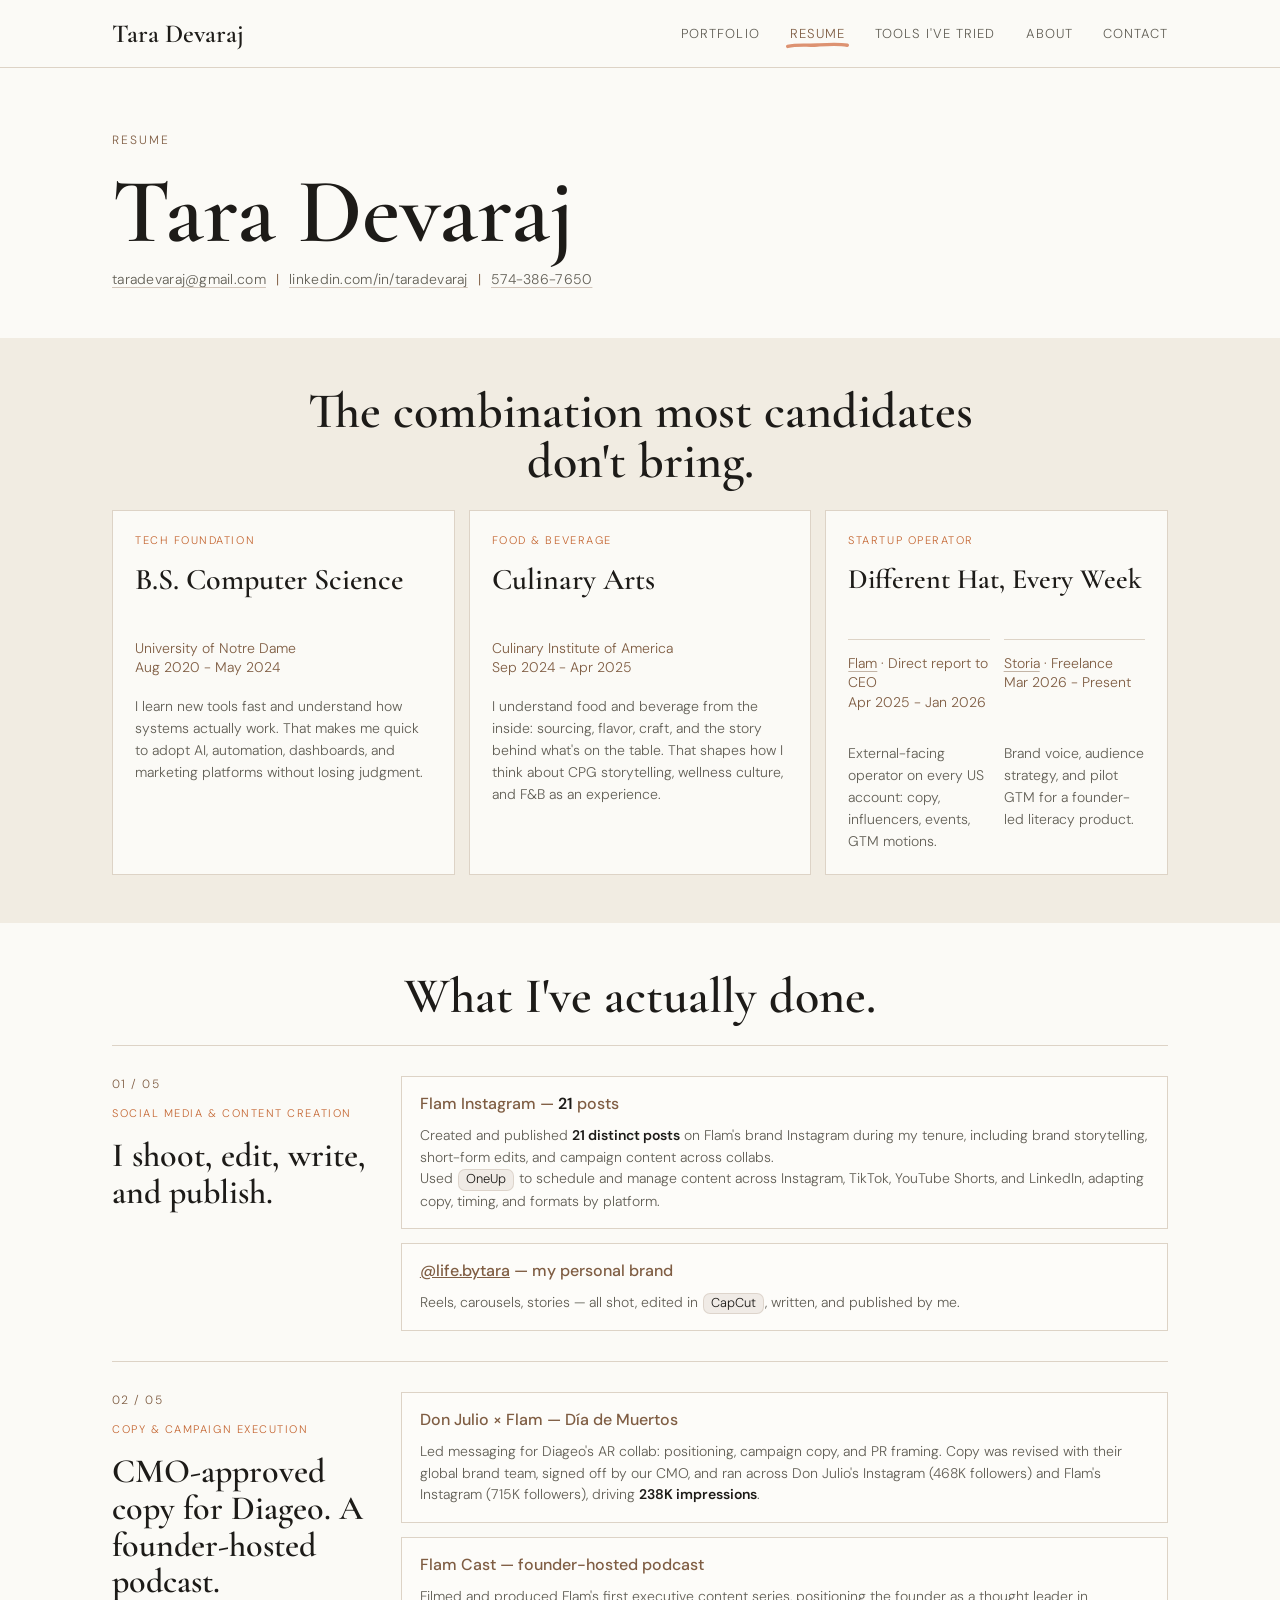
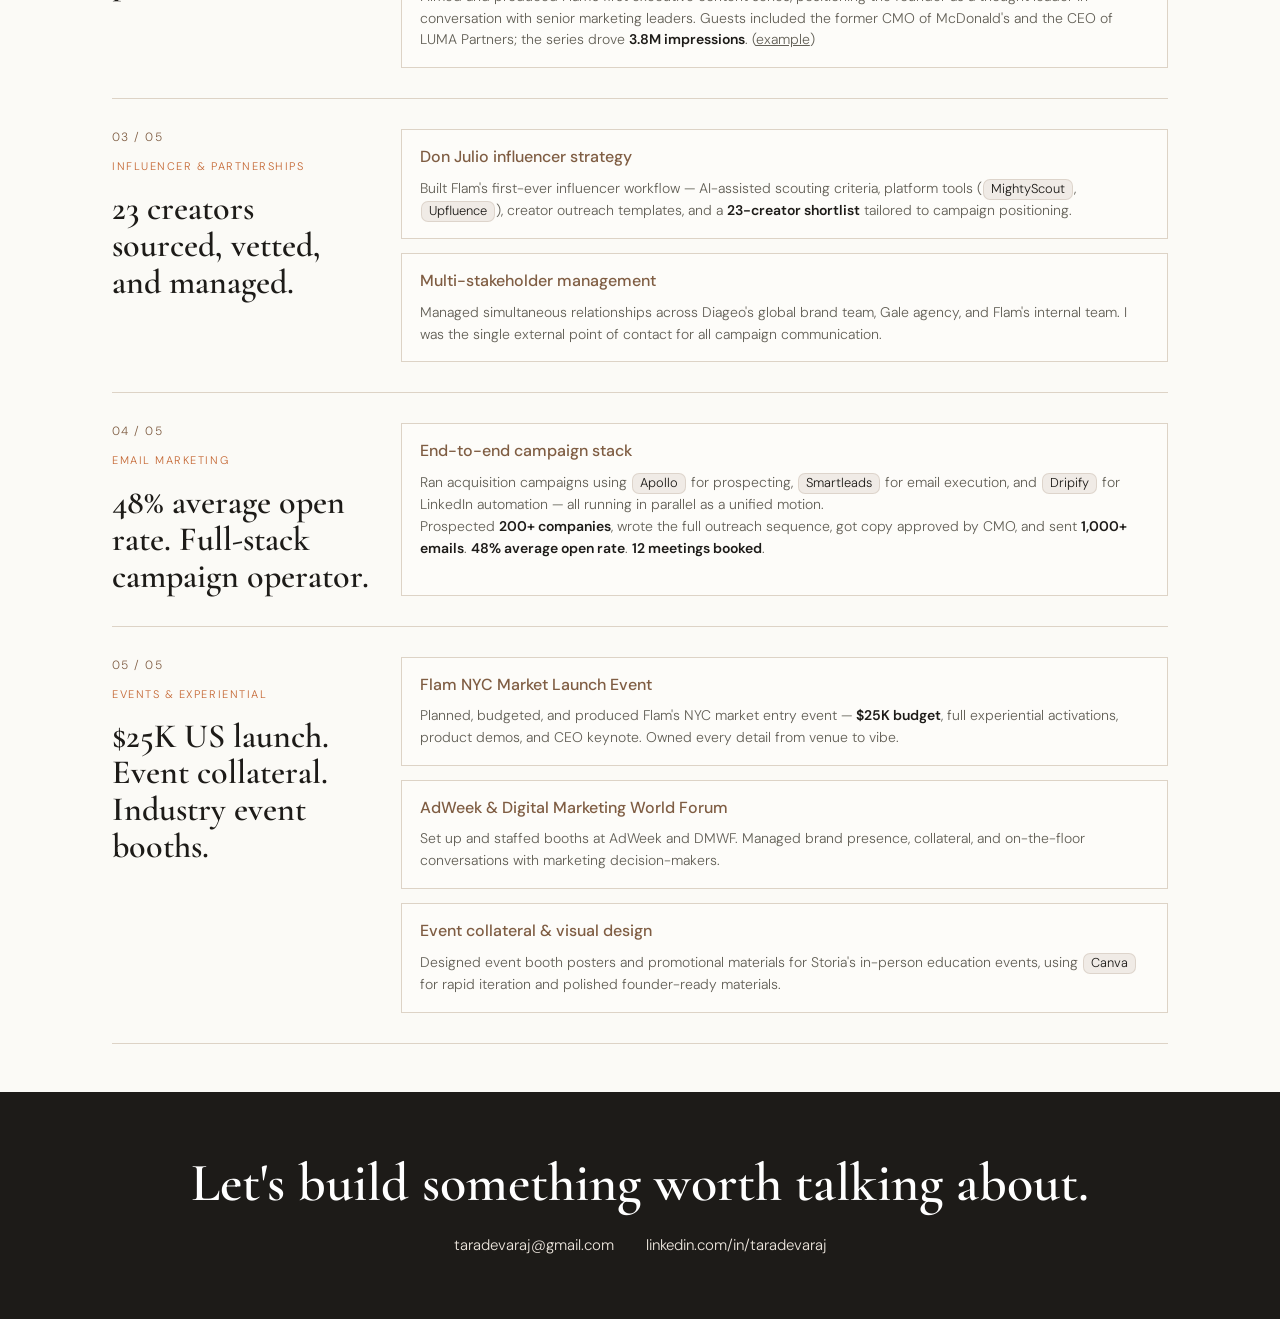
<file: resume/index.html>
<!doctype html>
<html lang="en">
  <head>
    <meta charset="utf-8" />
    <meta name="viewport" content="width=device-width, initial-scale=1" />
    <title>Tara Devaraj | Resume</title>
    <meta
      name="description"
      content="Resume page for Tara Devaraj, focused on brand marketing, campaign execution, content, influencer strategy, events, and GTM experience."
    />
    <link rel="icon" href="../assets/favicon/td-chocolate-leaf-favicon.png" type="image/png" />
    <link rel="preconnect" href="https://fonts.googleapis.com" />
    <link rel="preconnect" href="https://fonts.gstatic.com" crossorigin />
    <link
      href="https://fonts.googleapis.com/css2?family=Cormorant+Garamond:wght@400;600&family=DM+Sans:wght@300;400;500&display=swap"
      rel="stylesheet"
    />
    <style>
      :root {
        --bg: #fbfaf6;
        --bg-alt: #f1ece2;
        --text: #1d1b18;
        --muted: #625f56;
        --accent: #7f5d43;
        --accent-pop: #c46632;
        --border: #ddd3c6;
      }

      * {
        box-sizing: border-box;
      }

      html {
        scroll-behavior: smooth;
      }

      body {
        background: var(--bg);
        color: var(--text);
        font-family: "DM Sans", sans-serif;
        font-weight: 300;
        margin: 0;
      }

      a {
        color: inherit;
      }

      h1,
      h2,
      h3 {
        font-family: "Cormorant Garamond", serif;
        font-weight: 600;
        letter-spacing: 0;
        line-height: 1;
        margin: 0;
      }

      p {
        margin: 0;
      }

      .resume-nav {
        background: rgba(251, 250, 246, 0.92);
        border-bottom: 1px solid var(--border);
        left: 0;
        padding: 18px 0;
        position: sticky;
        top: 0;
        width: 100%;
        z-index: 10;
      }

      .resume-nav-inner {
        align-items: center;
        display: flex;
        justify-content: space-between;
        margin: 0 auto;
        max-width: 1100px;
        padding: 0 22px;
      }

      .resume-brand {
        color: var(--text);
        font-family: "Cormorant Garamond", serif;
        font-size: 26px;
        font-weight: 600;
        text-decoration: none;
      }

      .resume-links {
        align-items: center;
        display: flex;
        gap: 30px;
      }

      .resume-links a {
        color: var(--muted);
        font-size: 13px;
        letter-spacing: 0.08em;
        position: relative;
        text-decoration: none;
        text-transform: uppercase;
        transition: color 0.2s ease;
      }

      .resume-links a:hover,
      .resume-links a.is-active {
        color: var(--accent);
      }

      .resume-links a.is-active::after {
        background-image: url("data:image/svg+xml,%3Csvg width='110' height='14' viewBox='0 0 110 14' fill='none' xmlns='http://www.w3.org/2000/svg'%3E%3Cpath d='M3 9C20 5 37 8 55 7C75 6 91 5 107 8' stroke='%23d26a3d' stroke-width='6' stroke-linecap='round' stroke-opacity='0.72'/%3E%3C/svg%3E");
        background-repeat: no-repeat;
        background-size: 100% 100%;
        bottom: -8px;
        content: "";
        height: 10px;
        left: -7%;
        pointer-events: none;
        position: absolute;
        transform: rotate(-0.6deg);
        width: 114%;
      }

      .resume-wrap {
        margin: 0 auto;
        max-width: 1100px;
        padding: 0 22px;
      }

      .resume-hero {
        padding: 64px 22px 48px;
      }

      .eyebrow {
        color: var(--accent);
        font-size: 12px;
        letter-spacing: 0.16em;
        margin-bottom: 18px;
        text-transform: uppercase;
      }

      .resume-hero h1 {
        font-size: clamp(52px, 8vw, 92px);
        margin-bottom: 12px;
      }

      .resume-subtext {
        align-items: center;
        color: var(--muted);
        display: flex;
        flex-wrap: wrap;
        font-size: 14px;
        gap: 10px;
        letter-spacing: 0.02em;
        line-height: 1.4;
        max-width: 800px;
      }

      .resume-subtext a {
        color: inherit;
        text-decoration-color: rgba(127, 93, 67, 0.34);
        text-decoration-thickness: 1px;
        text-underline-offset: 3px;
      }

      .resume-subtext span {
        color: var(--accent);
      }

      .section {
        padding: 48px 0;
      }

      .section-alt {
        background: var(--bg-alt);
      }

      .section-heading {
        display: grid;
        gap: 16px;
        grid-template-columns: minmax(220px, 0.42fr) minmax(0, 1fr);
        margin-bottom: 24px;
      }

      .section-heading--center {
        display: block;
        margin-left: auto;
        margin-right: auto;
        max-width: 760px;
        text-align: center;
      }

      .section-heading--center h2 {
        margin-bottom: 14px;
      }

      .section-heading h2 {
        font-size: clamp(34px, 4.5vw, 50px);
      }

      .section-heading p {
        color: var(--muted);
        font-size: 18px;
        line-height: 1.65;
      }

      .differentiators {
        display: grid;
        gap: 14px;
        grid-template-columns: repeat(3, minmax(0, 1fr));
      }

      .diff-card {
        background: var(--bg);
        border: 1px solid var(--border);
        display: flex;
        flex-direction: column;
        min-height: 320px;
        padding: 22px;
      }

      .diff-card > span,
      .skill-area .eyebrow {
        color: var(--accent-pop);
        display: block;
        font-size: 11px;
        letter-spacing: 0.14em;
        margin-bottom: 18px;
        text-transform: uppercase;
      }

      .diff-card h3 {
        font-size: 30px;
        min-height: 60px;
        margin-bottom: 14px;
      }

      .diff-school {
        color: var(--accent);
        font-size: 14px;
        line-height: 1.4;
        margin-bottom: 16px;
        min-height: 40px;
      }

      .diff-role {
        color: var(--accent);
        font-size: 14px;
        line-height: 1.4;
        margin-bottom: 16px;
        min-height: 40px;
      }

      .diff-school span,
      .diff-role span {
        display: block;
      }

      .subtle-link {
        color: inherit;
        text-decoration-color: rgba(127, 93, 67, 0.45);
        text-decoration-line: underline;
        text-decoration-thickness: 1px;
        text-underline-offset: 3px;
      }

      .subtle-link:hover {
        text-decoration-color: var(--accent);
      }

      .diff-divider {
        background: var(--border);
        height: 1px;
        margin: 28px auto;
        width: 78%;
      }

      .diff-card p:not(.diff-school):not(.diff-role) {
        color: var(--muted);
        font-size: 14px;
        line-height: 1.58;
      }

      .diff-card--split {
        grid-column: span 1;
      }

      .diff-card--split h3 {
        font-size: 28px;
      }

      .diff-split-grid {
        display: grid;
        gap: 14px;
        grid-template-columns: repeat(2, minmax(0, 1fr));
      }

      .diff-mini {
        border-top: 1px solid var(--border);
        padding-top: 14px;
      }

      .diff-mini .diff-school,
      .diff-mini .diff-role {
        margin-bottom: 12px;
        min-height: 76px;
      }

      .skill-areas {
        border-top: 1px solid var(--border);
      }

      .skill-area {
        border-bottom: 1px solid var(--border);
        display: grid;
        gap: 28px;
        grid-template-columns: minmax(220px, 0.34fr) minmax(0, 1fr);
        padding: 30px 0;
      }

      .skill-area-header {
        position: sticky;
        top: 92px;
        align-self: start;
      }

      .skill-headline {
        color: var(--text);
        font-family: "Cormorant Garamond", serif;
        font-size: clamp(24px, 3vw, 34px);
        font-weight: 600;
        line-height: 1.08;
      }

      .section-count {
        color: var(--accent);
        display: block;
        font-size: 12px;
        letter-spacing: 0.12em;
        margin-bottom: 14px;
        text-transform: uppercase;
      }

      .skill-proof {
        display: grid;
        gap: 14px;
      }

      .proof-item {
        background: rgba(255, 255, 255, 0.34);
        border: 1px solid var(--border);
        padding: 16px 18px;
      }

      .proof-item strong {
        color: var(--accent);
        display: block;
        font-size: 16px;
        font-weight: 500;
        line-height: 1.35;
        margin-bottom: 10px;
      }

      .proof-item p {
        color: var(--muted);
        font-size: 14px;
        line-height: 1.56;
      }

      .tool-chip {
        background: rgba(127, 93, 67, 0.1);
        border: 1px solid rgba(127, 93, 67, 0.16);
        border-radius: 7px;
        color: var(--text);
        display: inline-block;
        font-family: inherit;
        font-size: 0.92em;
        line-height: 1.1;
        margin: 0 1px;
        padding: 2px 7px 3px;
        white-space: nowrap;
      }

      .metric {
        color: var(--text);
        font-weight: 600;
      }

      .resume-footer {
        background: var(--text);
        color: #fff;
        padding: 64px 22px;
        text-align: center;
      }

      .resume-footer h2 {
        font-size: clamp(34px, 5vw, 54px);
        margin-bottom: 24px;
      }

      .resume-footer a {
        color: #efe8df;
        display: inline-block;
        font-size: 15px;
        margin: 0 14px;
        text-decoration: none;
      }

      @media (max-width: 820px) {
        .resume-hero,
        .section-heading,
        .skill-area {
          grid-template-columns: 1fr;
        }

        .resume-hero {
          padding-top: 64px;
        }

        .resume-subtext {
          align-items: flex-start;
          flex-direction: column;
          gap: 6px;
        }

        .resume-subtext span {
          display: none;
        }

        .differentiators {
          grid-template-columns: 1fr;
        }

        .diff-split-grid {
          grid-template-columns: 1fr;
        }

        .diff-card {
          grid-template-rows: none;
          min-height: auto;
        }

        .diff-card h3,
        .diff-school,
        .diff-role,
        .diff-mini .diff-school,
        .diff-mini .diff-role {
          min-height: auto;
        }

        .skill-area-header {
          position: static;
        }

        .resume-nav-inner {
          align-items: flex-start;
          flex-direction: column;
          gap: 14px;
        }

        .resume-links {
          flex-wrap: wrap;
          gap: 14px 22px;
        }
      }
    </style>
  </head>
  <body>
    <nav class="resume-nav" aria-label="Resume navigation">
      <div class="resume-nav-inner">
        <a class="resume-brand" href="../index.html#/">Tara Devaraj</a>
        <div class="resume-links">
          <a href="../index.html#/">Portfolio</a>
          <a class="is-active" href="index.html">Resume</a>
          <a href="../index.html#/tools">Tools I've Tried</a>
          <a href="../index.html#/">About</a>
          <a href="mailto:taradevaraj@gmail.com">Contact</a>
        </div>
      </div>
    </nav>

    <header class="resume-wrap resume-hero">
      <div>
        <p class="eyebrow">Resume</p>
        <h1>Tara Devaraj</h1>
        <p class="resume-subtext">
          <a href="mailto:taradevaraj@gmail.com">taradevaraj@gmail.com</a>
          <span>|</span>
          <a href="https://linkedin.com/in/taradevaraj" target="_blank" rel="noreferrer">linkedin.com/in/taradevaraj</a>
          <span>|</span>
          <a href="tel:+15743867650">574-386-7650</a>
        </p>
      </div>
    </header>

    <main>
      <section id="differentiators" class="section section-alt">
        <div class="resume-wrap">
          <div class="section-heading section-heading--center">
            <h2>The combination most candidates don't bring.</h2>
          </div>
          <div class="differentiators">
            <article class="diff-card">
              <span>Tech Foundation</span>
              <h3>B.S. Computer Science</h3>
              <p class="diff-school"><span>University of Notre Dame</span><span>Aug 2020 - May 2024</span></p>
              <p>I learn new tools fast and understand how systems actually work. That makes me quick to adopt AI, automation, dashboards, and marketing platforms without losing judgment.</p>
            </article>
            <article class="diff-card">
              <span>Food &amp; Beverage</span>
              <h3>Culinary Arts</h3>
              <p class="diff-school"><span>Culinary Institute of America</span><span>Sep 2024 - Apr 2025</span></p>
              <p>I understand food and beverage from the inside: sourcing, flavor, craft, and the story behind what's on the table. That shapes how I think about CPG storytelling, wellness culture, and F&amp;B as an experience.</p>
            </article>
            <article class="diff-card diff-card--split">
              <span>Startup Operator</span>
              <h3>Different Hat, Every Week</h3>
              <div class="diff-split-grid">
                <div class="diff-mini">
                  <p class="diff-school"><span><a class="subtle-link" href="https://flamapp.ai/" target="_blank" rel="noreferrer">Flam</a> · Direct report to CEO</span><span>Apr 2025 - Jan 2026</span></p>
                  <p>External-facing operator on every US account: copy, influencers, events, GTM motions.</p>
                </div>
                <div class="diff-mini">
                  <p class="diff-role"><span><a class="subtle-link" href="https://storia.kids/#top" target="_blank" rel="noreferrer">Storia</a> · Freelance</span><span>Mar 2026 - Present</span></p>
                  <p>Brand voice, audience strategy, and pilot GTM for a founder-led literacy product.</p>
                </div>
              </div>
            </article>
          </div>
        </div>
      </section>

      <section id="experience" class="section">
        <div class="resume-wrap">
          <div class="section-heading section-heading--center">
            <h2>What I've actually done.</h2>
          </div>
          <div class="skill-areas">
            <section class="skill-area">
              <div class="skill-area-header">
                <span class="section-count">01 / 05</span>
                <p class="eyebrow">Social Media &amp; Content Creation</p>
                <p class="skill-headline">I shoot, edit, write, and publish.</p>
              </div>
              <div class="skill-proof">
                <article class="proof-item">
                  <strong>Flam Instagram — <span class="metric">21</span> posts</strong>
                  <p>Created and published <span class="metric">21 distinct posts</span> on Flam's brand Instagram during my tenure, including brand storytelling, short-form edits, and campaign content across collabs.<br>Used <span class="tool-chip">OneUp</span> to schedule and manage content across Instagram, TikTok, YouTube Shorts, and LinkedIn, adapting copy, timing, and formats by platform.</p>
                </article>
                <article class="proof-item">
                  <strong><a href="https://www.instagram.com/life.bytara/reels/" target="_blank" rel="noreferrer">@life.bytara</a> — my personal brand</strong>
                  <p>Reels, carousels, stories — all shot, edited in <span class="tool-chip">CapCut</span>, written, and published by me.</p>
                </article>
              </div>
            </section>

            <section class="skill-area">
              <div class="skill-area-header">
                <span class="section-count">02 / 05</span>
                <p class="eyebrow">Copy &amp; Campaign Execution</p>
                <p class="skill-headline">CMO-approved copy for Diageo. A founder-hosted podcast.</p>
              </div>
              <div class="skill-proof">
                <article class="proof-item">
                  <strong>Don Julio × Flam — Día de Muertos</strong>
                  <p>Led messaging for Diageo's AR collab: positioning, campaign copy, and PR framing. Copy was revised with their global brand team, signed off by our CMO, and ran across Don Julio's Instagram (468K followers) and Flam's Instagram (715K followers), driving <span class="metric">238K impressions</span>.</p>
                </article>
                <article class="proof-item">
                  <strong>Flam Cast — founder-hosted podcast</strong>
                  <p>Filmed and produced Flam's first executive content series, positioning the founder as a thought leader in conversation with senior marketing leaders. Guests included the former CMO of McDonald's and the CEO of LUMA Partners; the series drove <span class="metric">3.8M impressions</span>. (<a href="https://www.instagram.com/reel/DUn-Iv1jeN0/" target="_blank" rel="noreferrer">example</a>)</p>
                </article>
              </div>
            </section>

            <section class="skill-area">
              <div class="skill-area-header">
                <span class="section-count">03 / 05</span>
                <p class="eyebrow">Influencer &amp; Partnerships</p>
                <p class="skill-headline"><span class="metric">23</span> creators sourced, vetted, and managed.</p>
              </div>
              <div class="skill-proof">
                <article class="proof-item">
                  <strong>Don Julio influencer strategy</strong>
                  <p>Built Flam's first-ever influencer workflow — AI-assisted scouting criteria, platform tools (<span class="tool-chip">MightyScout</span>, <span class="tool-chip">Upfluence</span>), creator outreach templates, and a <span class="metric">23-creator shortlist</span> tailored to campaign positioning.</p>
                </article>
                <article class="proof-item">
                  <strong>Multi-stakeholder management</strong>
                  <p>Managed simultaneous relationships across Diageo's global brand team, Gale agency, and Flam's internal team. I was the single external point of contact for all campaign communication.</p>
                </article>
              </div>
            </section>

            <section class="skill-area">
              <div class="skill-area-header">
                <span class="section-count">04 / 05</span>
                <p class="eyebrow">Email Marketing</p>
                <p class="skill-headline"><span class="metric">48%</span> average open rate. Full-stack campaign operator.</p>
              </div>
              <div class="skill-proof">
                <article class="proof-item">
                  <strong>End-to-end campaign stack</strong>
                  <p>Ran acquisition campaigns using <span class="tool-chip">Apollo</span> for prospecting, <span class="tool-chip">Smartleads</span> for email execution, and <span class="tool-chip">Dripify</span> for LinkedIn automation — all running in parallel as a unified motion.<br>Prospected <span class="metric">200+ companies</span>, wrote the full outreach sequence, got copy approved by CMO, and sent <span class="metric">1,000+ emails</span>. <span class="metric">48% average open rate</span>. <span class="metric">12 meetings booked</span>.</p>
                </article>
              </div>
            </section>

            <section class="skill-area">
              <div class="skill-area-header">
                <span class="section-count">05 / 05</span>
                <p class="eyebrow">Events &amp; Experiential</p>
                <p class="skill-headline"><span class="metric">$25K</span> US launch. Event collateral. Industry event booths.</p>
              </div>
              <div class="skill-proof">
                <article class="proof-item">
                  <strong>Flam NYC Market Launch Event</strong>
                  <p>Planned, budgeted, and produced Flam's NYC market entry event — <span class="metric">$25K budget</span>, full experiential activations, product demos, and CEO keynote. Owned every detail from venue to vibe.</p>
                </article>
                <article class="proof-item">
                  <strong>AdWeek &amp; Digital Marketing World Forum</strong>
                  <p>Set up and staffed booths at AdWeek and DMWF. Managed brand presence, collateral, and on-the-floor conversations with marketing decision-makers.</p>
                </article>
                <article class="proof-item">
                  <strong>Event collateral &amp; visual design</strong>
                  <p>Designed event booth posters and promotional materials for Storia's in-person education events, using <span class="tool-chip">Canva</span> for rapid iteration and polished founder-ready materials.</p>
                </article>
              </div>
            </section>

          </div>
        </div>
      </section>
    </main>

    <footer class="resume-footer">
      <h2>Let's build something worth talking about.</h2>
      <a href="mailto:taradevaraj@gmail.com">taradevaraj@gmail.com</a>
      <a href="https://linkedin.com/in/taradevaraj">linkedin.com/in/taradevaraj</a>
    </footer>
  </body>
</html>
</file>
